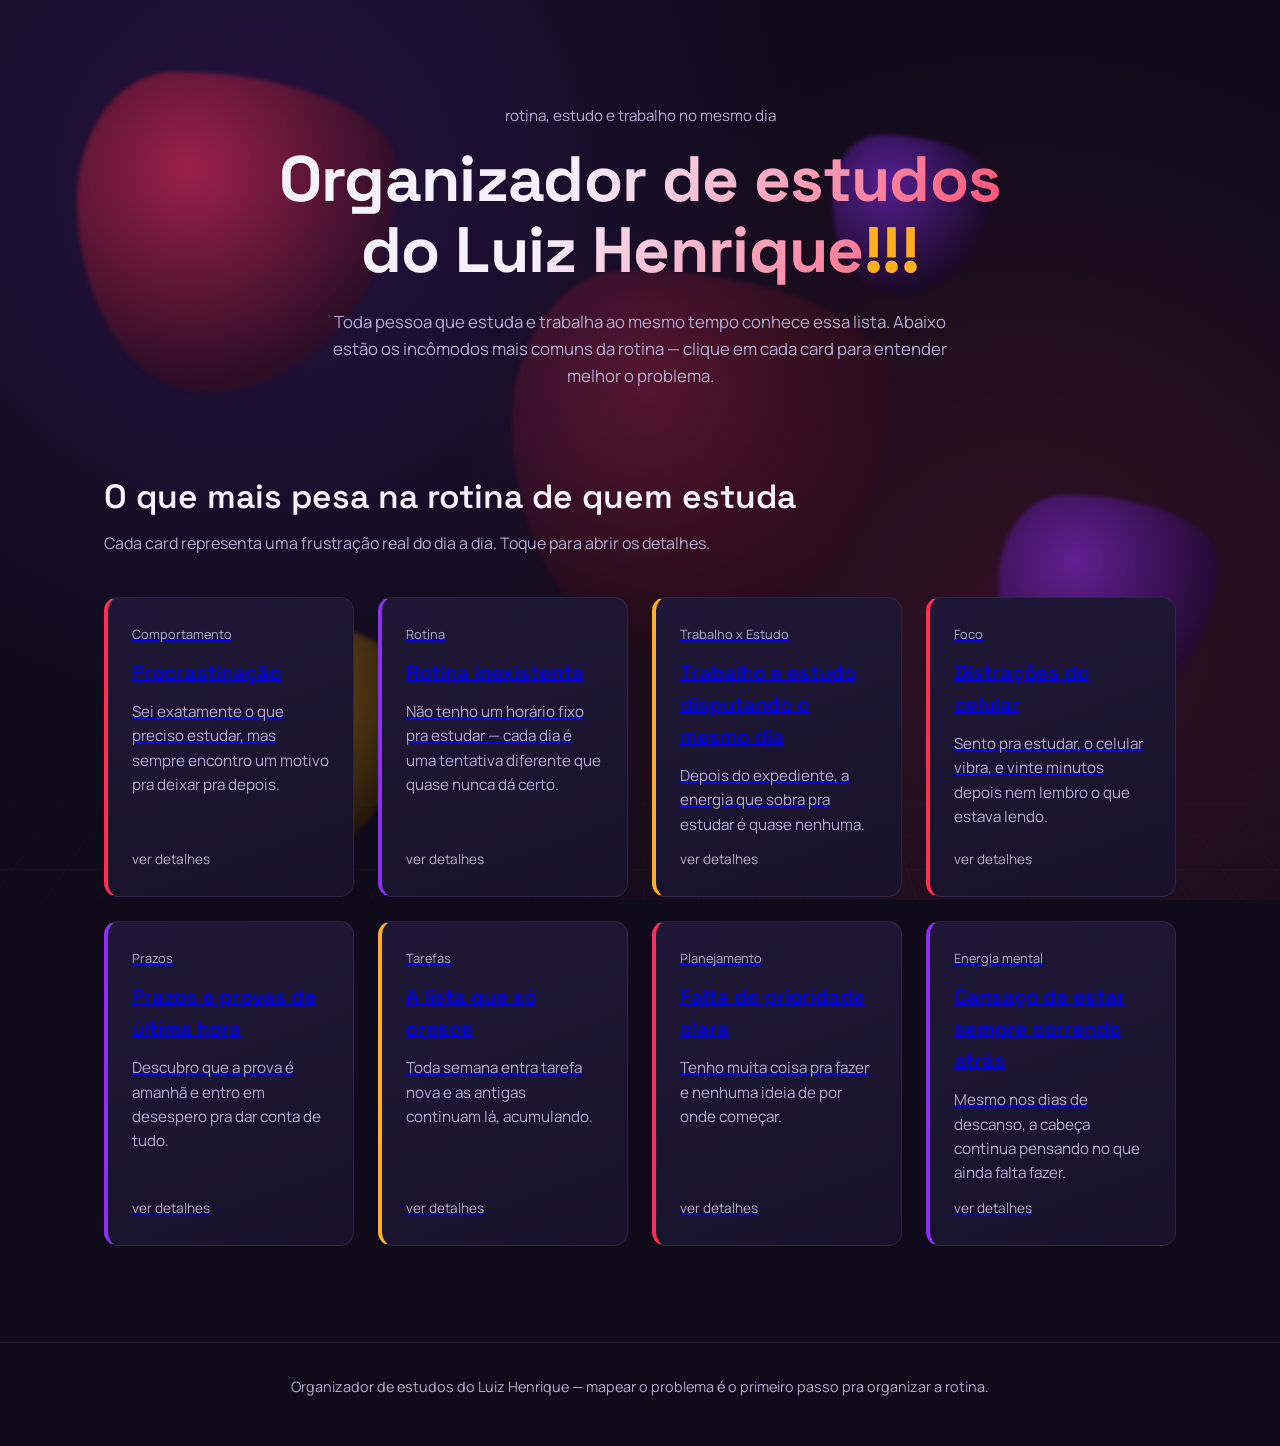
<file: index.html>
<!DOCTYPE html>
<html lang="pt-BR">
<head>
<meta charset="UTF-8">
<meta name="viewport" content="width=device-width, initial-scale=1.0">
<title>Organizador de estudos do Luiz Henrique!!!</title>
<link rel="stylesheet" href="style.css">
</head>
<body>

  <!-- Fundo tridimensional animado -->
  <div class="bg-scene" aria-hidden="true">
    <div class="shape shape-1"></div>
    <div class="shape shape-2"></div>
    <div class="shape shape-3"></div>
    <div class="shape shape-4"></div>
    <div class="shape shape-5"></div>
    <div class="shape shape-6"></div>
    <div class="grid-floor"></div>
  </div>

  <header class="hero">
    <p class="hero-eyebrow">rotina, estudo e trabalho no mesmo dia</p>
    <h1 class="hero-title">Organizador de estudos<br>do Luiz Henrique<span class="bang">!!!</span></h1>
    <p class="hero-sub">Toda pessoa que estuda e trabalha ao mesmo tempo conhece essa lista. Abaixo estão os incômodos mais comuns da rotina — clique em cada card para entender melhor o problema.</p>
  </header>

  <main class="content">
    <section class="section-heading">
      <h2>O que mais pesa na rotina de quem estuda</h2>
      <p>Cada card representa uma frustração real do dia a dia. Toque para abrir os detalhes.</p>
    </section>

    <div class="card-grid">

      <!-- Card 1 -->
      <a href="procrastinacao.html" class="card card-crimson">
        <span class="card-tag">Comportamento</span>
        <h3>Procrastinação</h3>
        <p>Sei exatamente o que preciso estudar, mas sempre encontro um motivo pra deixar pra depois.</p>
        <span class="card-open">ver detalhes</span>
      </a>

      <!-- Card 2 -->
      <a href="rotina.html" class="card card-violet">
        <span class="card-tag">Rotina</span>
        <h3>Rotina inexistente</h3>
        <p>Não tenho um horário fixo pra estudar — cada dia é uma tentativa diferente que quase nunca dá certo.</p>
        <span class="card-open">ver detalhes</span>
      </a>

      <!-- Card 3 -->
      <a href="trabalho-estudo.html" class="card card-amber">
        <span class="card-tag">Trabalho x Estudo</span>
        <h3>Trabalho e estudo disputando o mesmo dia</h3>
        <p>Depois do expediente, a energia que sobra pra estudar é quase nenhuma.</p>
        <span class="card-open">ver detalhes</span>
      </a>

      <!-- Card 4 -->
      <a href="distracoes.html" class="card card-crimson">
        <span class="card-tag">Foco</span>
        <h3>Distrações do celular</h3>
        <p>Sento pra estudar, o celular vibra, e vinte minutos depois nem lembro o que estava lendo.</p>
        <span class="card-open">ver detalhes</span>
      </a>

      <!-- Card 5 -->
      <a href="prazos.html" class="card card-violet">
        <span class="card-tag">Prazos</span>
        <h3>Prazos e provas de última hora</h3>
        <p>Descubro que a prova é amanhã e entro em desespero pra dar conta de tudo.</p>
        <span class="card-open">ver detalhes</span>
      </a>

      <!-- Card 6 -->
      <a href="tarefas.html" class="card card-amber">
        <span class="card-tag">Tarefas</span>
        <h3>A lista que só cresce</h3>
        <p>Toda semana entra tarefa nova e as antigas continuam lá, acumulando.</p>
        <span class="card-open">ver detalhes</span>
      </a>

      <!-- Card 7 -->
      <a href="prioridade.html" class="card card-crimson">
        <span class="card-tag">Planejamento</span>
        <h3>Falta de prioridade clara</h3>
        <p>Tenho muita coisa pra fazer e nenhuma ideia de por onde começar.</p>
        <span class="card-open">ver detalhes</span>
      </a>

      <!-- Card 8 -->
      <a href="cansaco.html" class="card card-violet">
        <span class="card-tag">Energia mental</span>
        <h3>Cansaço de estar sempre correndo atrás</h3>
        <p>Mesmo nos dias de descanso, a cabeça continua pensando no que ainda falta fazer.</p>
        <span class="card-open">ver detalhes</span>
      </a>

    </div>
  </main>

  <footer class="footer">
    <p>Organizador de estudos do Luiz Henrique — mapear o problema é o primeiro passo pra organizar a rotina.</p>
  </footer>

</body>
</html>
</file>
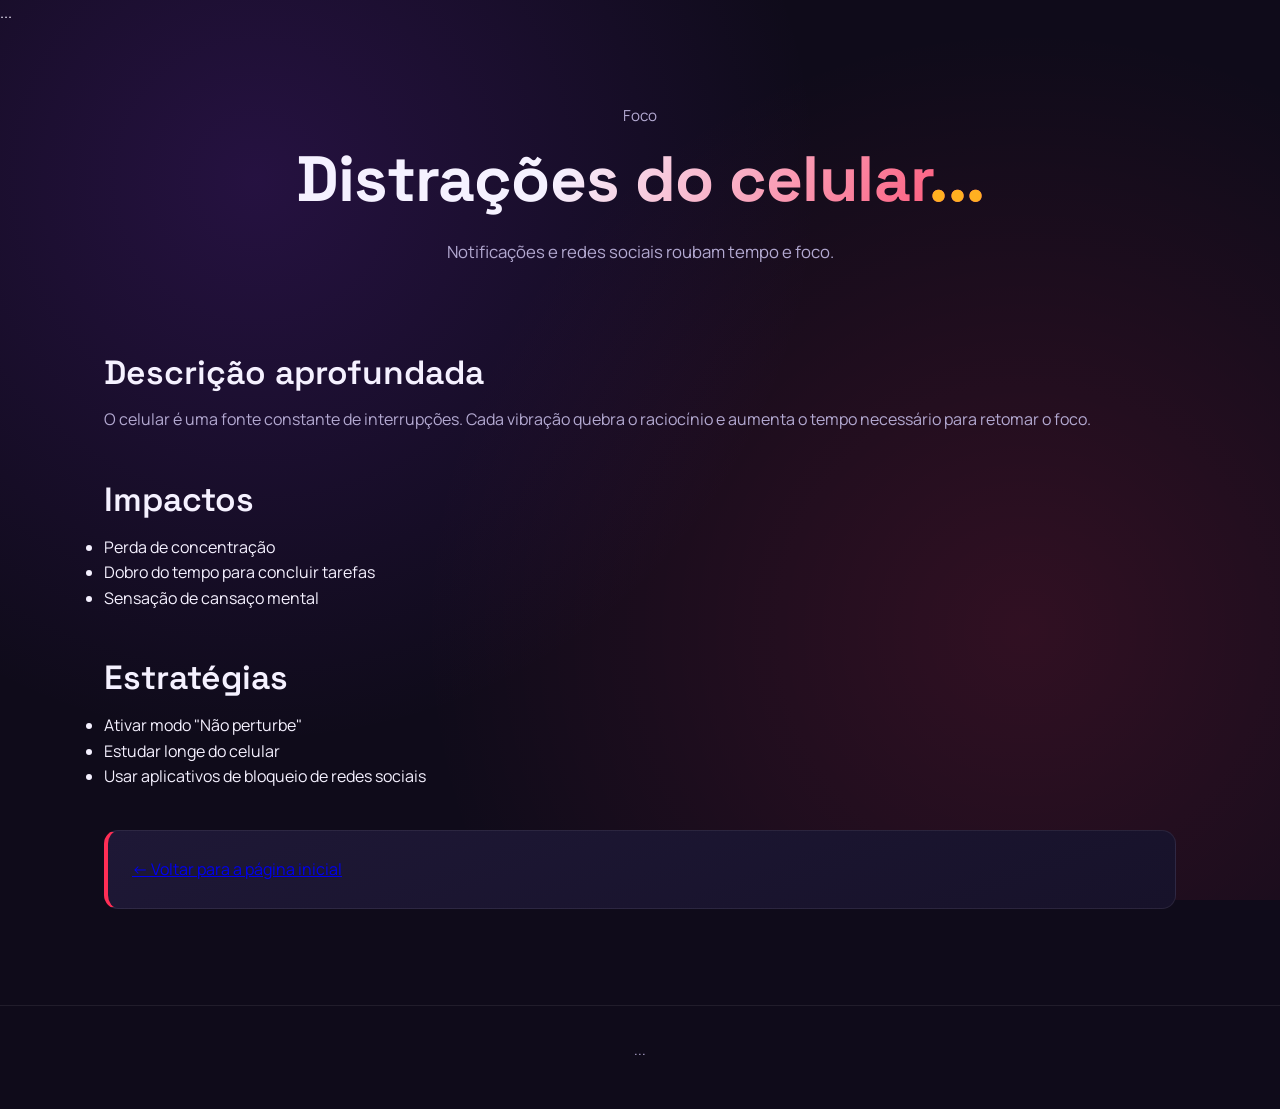
<file: distracoes.html>
<!DOCTYPE html>
<html lang="pt-BR">
<head>
  <meta charset="UTF-8">
  <meta name="viewport" content="width=device-width, initial-scale=1.0">
  <title>Distrações do Celular - Organizador de Estudos</title>
  <link rel="stylesheet" href="style.css">
</head>
<body>
  <div class="bg-scene" aria-hidden="true">...</div>

  <header class="hero">
    <p class="hero-eyebrow">Foco</p>
    <h1 class="hero-title">Distrações do celular<span class="bang">...</span></h1>
    <p class="hero-sub">Notificações e redes sociais roubam tempo e foco.</p>
  </header>

  <main class="content">
    <section class="section-heading">
      <h2>Descrição aprofundada</h2>
      <p>O celular é uma fonte constante de interrupções. Cada vibração quebra o raciocínio e aumenta o tempo necessário para retomar o foco.</p>
    </section>

    <section class="section-heading">
      <h2>Impactos</h2>
      <ul>
        <li>Perda de concentração</li>
        <li>Dobro do tempo para concluir tarefas</li>
        <li>Sensação de cansaço mental</li>
      </ul>
    </section>

    <section class="section-heading">
      <h2>Estratégias</h2>
      <ul>
        <li>Ativar modo "Não perturbe"</li>
        <li>Estudar longe do celular</li>
        <li>Usar aplicativos de bloqueio de redes sociais</li>
      </ul>
    </section>

    <a href="index.html" class="card card-crimson">← Voltar para a página inicial</a>
  </main>

  <footer class="footer">...</footer>
</body>
</html>
</file>
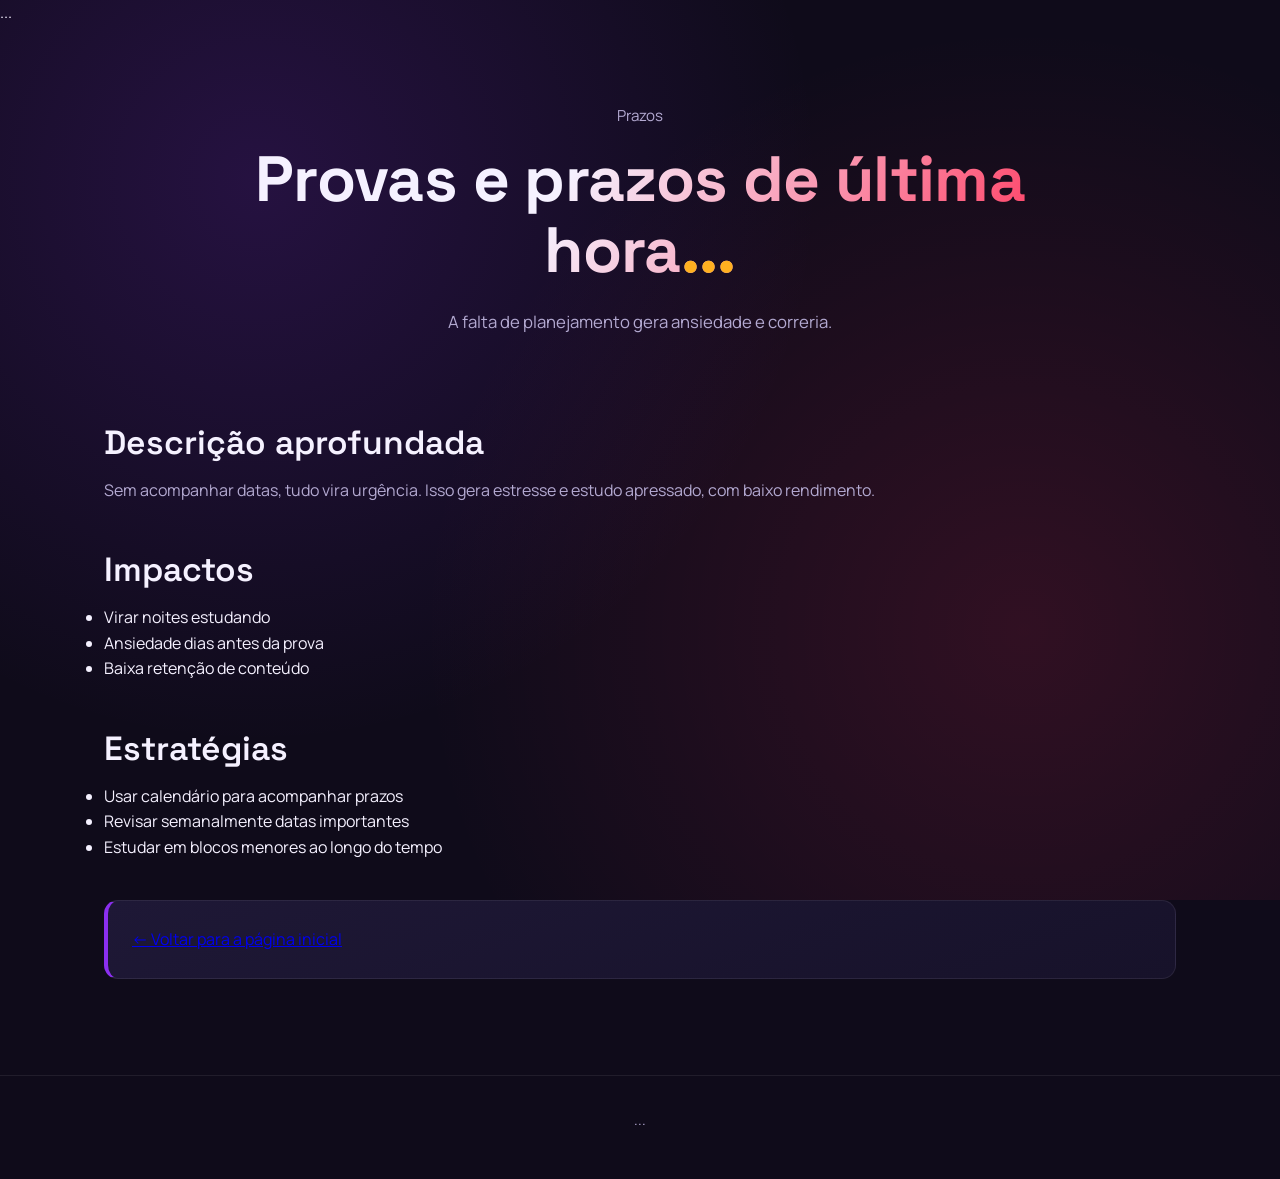
<file: prazos.html>
<!DOCTYPE html>
<html lang="pt-BR">
<head>
  <meta charset="UTF-8">
  <meta name="viewport" content="width=device-width, initial-scale=1.0">
  <title>Prazos e Provas - Organizador de Estudos</title>
  <link rel="stylesheet" href="style.css">
</head>
<body>
  <div class="bg-scene" aria-hidden="true">...</div>

  <header class="hero">
    <p class="hero-eyebrow">Prazos</p>
    <h1 class="hero-title">Provas e prazos de última hora<span class="bang">...</span></h1>
    <p class="hero-sub">A falta de planejamento gera ansiedade e correria.</p>
  </header>

  <main class="content">
    <section class="section-heading">
      <h2>Descrição aprofundada</h2>
      <p>Sem acompanhar datas, tudo vira urgência. Isso gera estresse e estudo apressado, com baixo rendimento.</p>
    </section>

    <section class="section-heading">
      <h2>Impactos</h2>
      <ul>
        <li>Virar noites estudando</li>
        <li>Ansiedade dias antes da prova</li>
        <li>Baixa retenção de conteúdo</li>
      </ul>
    </section>

    <section class="section-heading">
      <h2>Estratégias</h2>
      <ul>
        <li>Usar calendário para acompanhar prazos</li>
        <li>Revisar semanalmente datas importantes</li>
        <li>Estudar em blocos menores ao longo do tempo</li>
      </ul>
    </section>

    <a href="index.html" class="card card-violet">← Voltar para a página inicial</a>
  </main>

  <footer class="footer">...</footer>
</body>
</html>
</file>
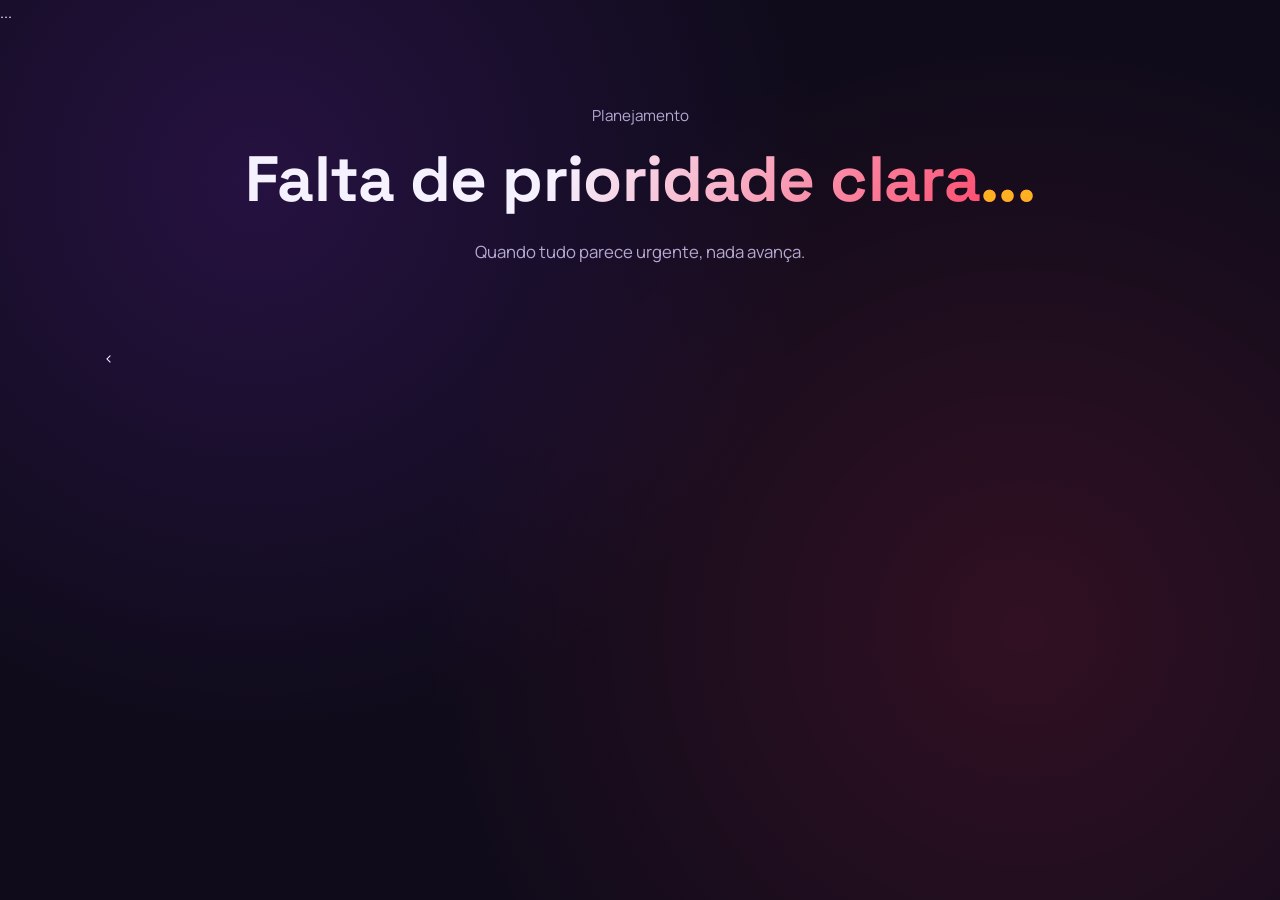
<file: prioridade.html>
<!DOCTYPE html>
<html lang="pt-BR">
<head>
  <meta charset="UTF-8">
  <meta name="viewport" content="width=device-width, initial-scale=1.0">
  <title>Falta de Prioridade - Organizador de Estudos</title>
  <link rel="stylesheet" href="style.css">
</head>
<body>
  <div class="bg-scene" aria-hidden="true">...</div>

  <header class="hero">
    <p class="hero-eyebrow">Planejamento</p>
    <h1 class="hero-title">Falta de prioridade clara<span class="bang">...</span></h1>
    <p class="hero-sub">Quando tudo parece urgente, nada avança.</p>
  </header>

  <main class="content">
    <
</file>
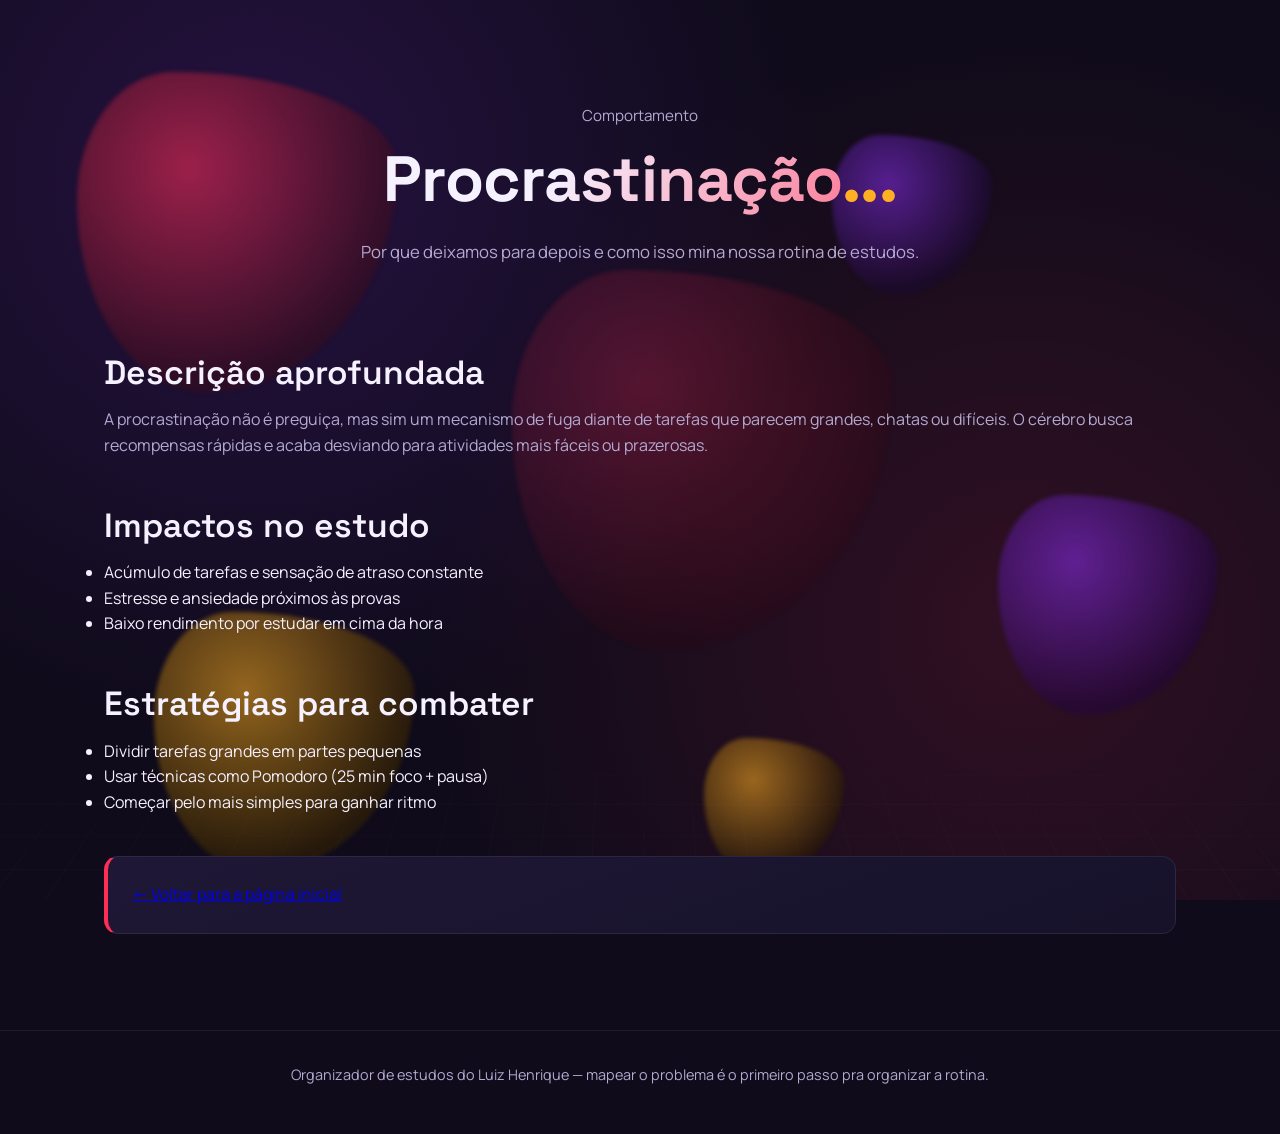
<file: procrastinacao.html>
<!DOCTYPE html>
<html lang="pt-BR">
<head>
  <meta charset="UTF-8">
  <meta name="viewport" content="width=device-width, initial-scale=1.0">
  <title>Procrastinação - Organizador de Estudos</title>
  <link rel="stylesheet" href="style.css">
</head>
<body>
  <div class="bg-scene" aria-hidden="true">
    <div class="shape shape-1"></div><div class="shape shape-2"></div><div class="shape shape-3"></div>
    <div class="shape shape-4"></div><div class="shape shape-5"></div><div class="shape shape-6"></div>
    <div class="grid-floor"></div>
  </div>

  <header class="hero">
    <p class="hero-eyebrow">Comportamento</p>
    <h1 class="hero-title">Procrastinação<span class="bang">...</span></h1>
    <p class="hero-sub">Por que deixamos para depois e como isso mina nossa rotina de estudos.</p>
  </header>

  <main class="content">
    <section class="section-heading">
      <h2>Descrição aprofundada</h2>
      <p>A procrastinação não é preguiça, mas sim um mecanismo de fuga diante de tarefas que parecem grandes, chatas ou difíceis. O cérebro busca recompensas rápidas e acaba desviando para atividades mais fáceis ou prazerosas.</p>
    </section>

    <section class="section-heading">
      <h2>Impactos no estudo</h2>
      <ul>
        <li>Acúmulo de tarefas e sensação de atraso constante</li>
        <li>Estresse e ansiedade próximos às provas</li>
        <li>Baixo rendimento por estudar em cima da hora</li>
      </ul>
    </section>

    <section class="section-heading">
      <h2>Estratégias para combater</h2>
      <ul>
        <li>Dividir tarefas grandes em partes pequenas</li>
        <li>Usar técnicas como Pomodoro (25 min foco + pausa)</li>
        <li>Começar pelo mais simples para ganhar ritmo</li>
      </ul>
    </section>

    <a href="index.html" class="card card-crimson">← Voltar para a página inicial</a>
  </main>

  <footer class="footer">
    <p>Organizador de estudos do Luiz Henrique — mapear o problema é o primeiro passo pra organizar a rotina.</p>
  </footer>
</body>
</html>
</file>
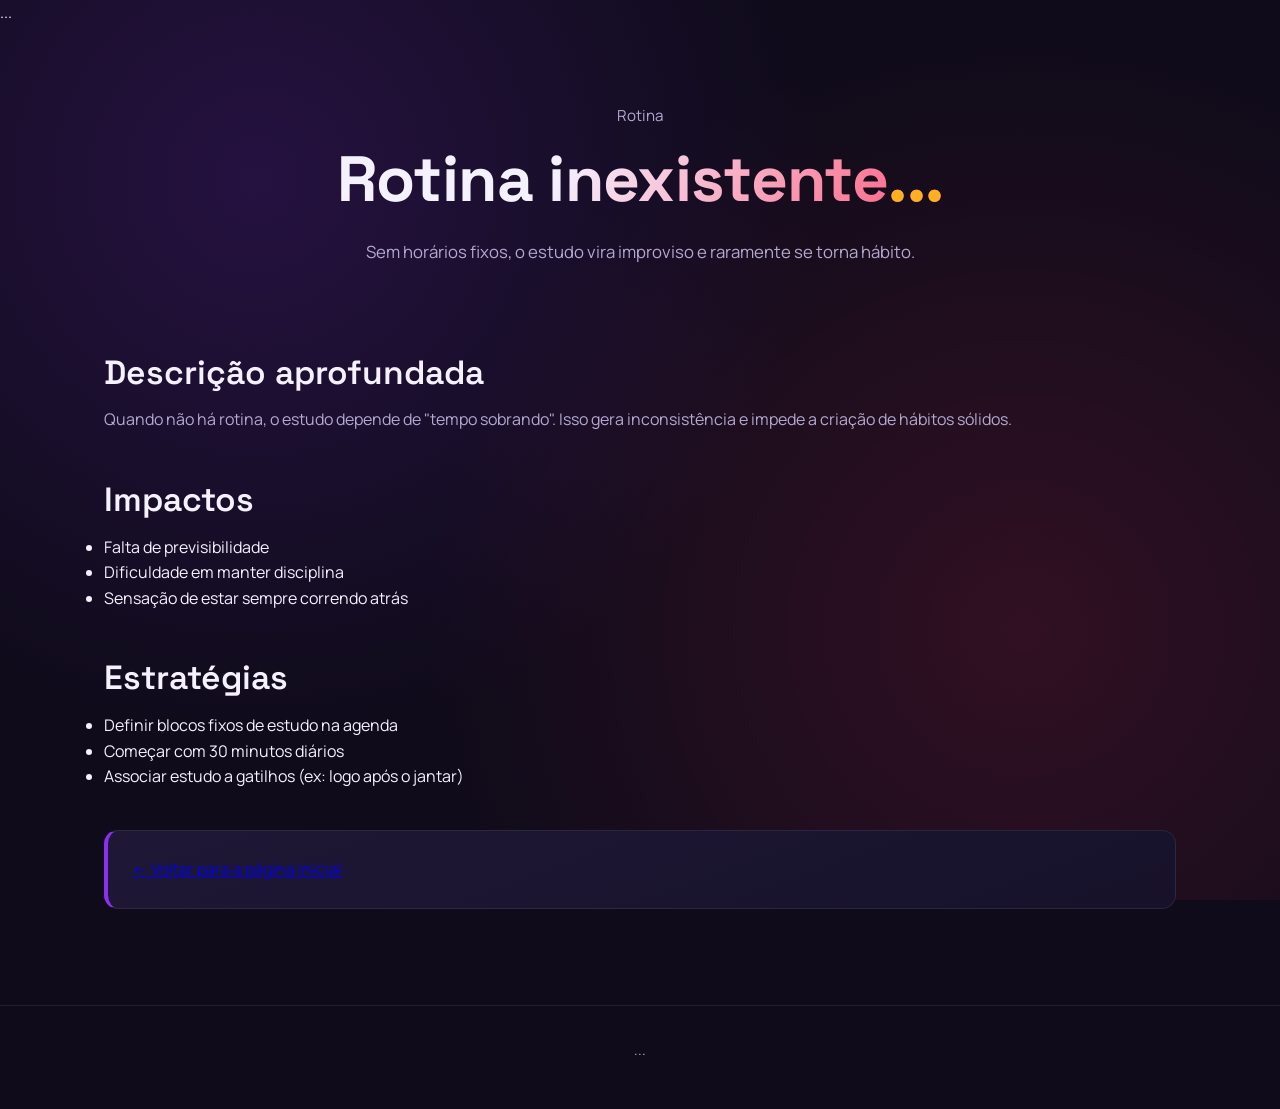
<file: rotina.html>
<!DOCTYPE html>
<html lang="pt-BR">
<head>
  <meta charset="UTF-8">
  <meta name="viewport" content="width=device-width, initial-scale=1.0">
  <title>Rotina inexistente - Organizador de Estudos</title>
  <link rel="stylesheet" href="style.css">
</head>
<body>
  <div class="bg-scene" aria-hidden="true">...</div>

  <header class="hero">
    <p class="hero-eyebrow">Rotina</p>
    <h1 class="hero-title">Rotina inexistente<span class="bang">...</span></h1>
    <p class="hero-sub">Sem horários fixos, o estudo vira improviso e raramente se torna hábito.</p>
  </header>

  <main class="content">
    <section class="section-heading">
      <h2>Descrição aprofundada</h2>
      <p>Quando não há rotina, o estudo depende de "tempo sobrando". Isso gera inconsistência e impede a criação de hábitos sólidos.</p>
    </section>

    <section class="section-heading">
      <h2>Impactos</h2>
      <ul>
        <li>Falta de previsibilidade</li>
        <li>Dificuldade em manter disciplina</li>
        <li>Sensação de estar sempre correndo atrás</li>
      </ul>
    </section>

    <section class="section-heading">
      <h2>Estratégias</h2>
      <ul>
        <li>Definir blocos fixos de estudo na agenda</li>
        <li>Começar com 30 minutos diários</li>
        <li>Associar estudo a gatilhos (ex: logo após o jantar)</li>
      </ul>
    </section>

    <a href="index.html" class="card card-violet">← Voltar para a página inicial</a>
  </main>

  <footer class="footer">...</footer>
</body>
</html>
</file>
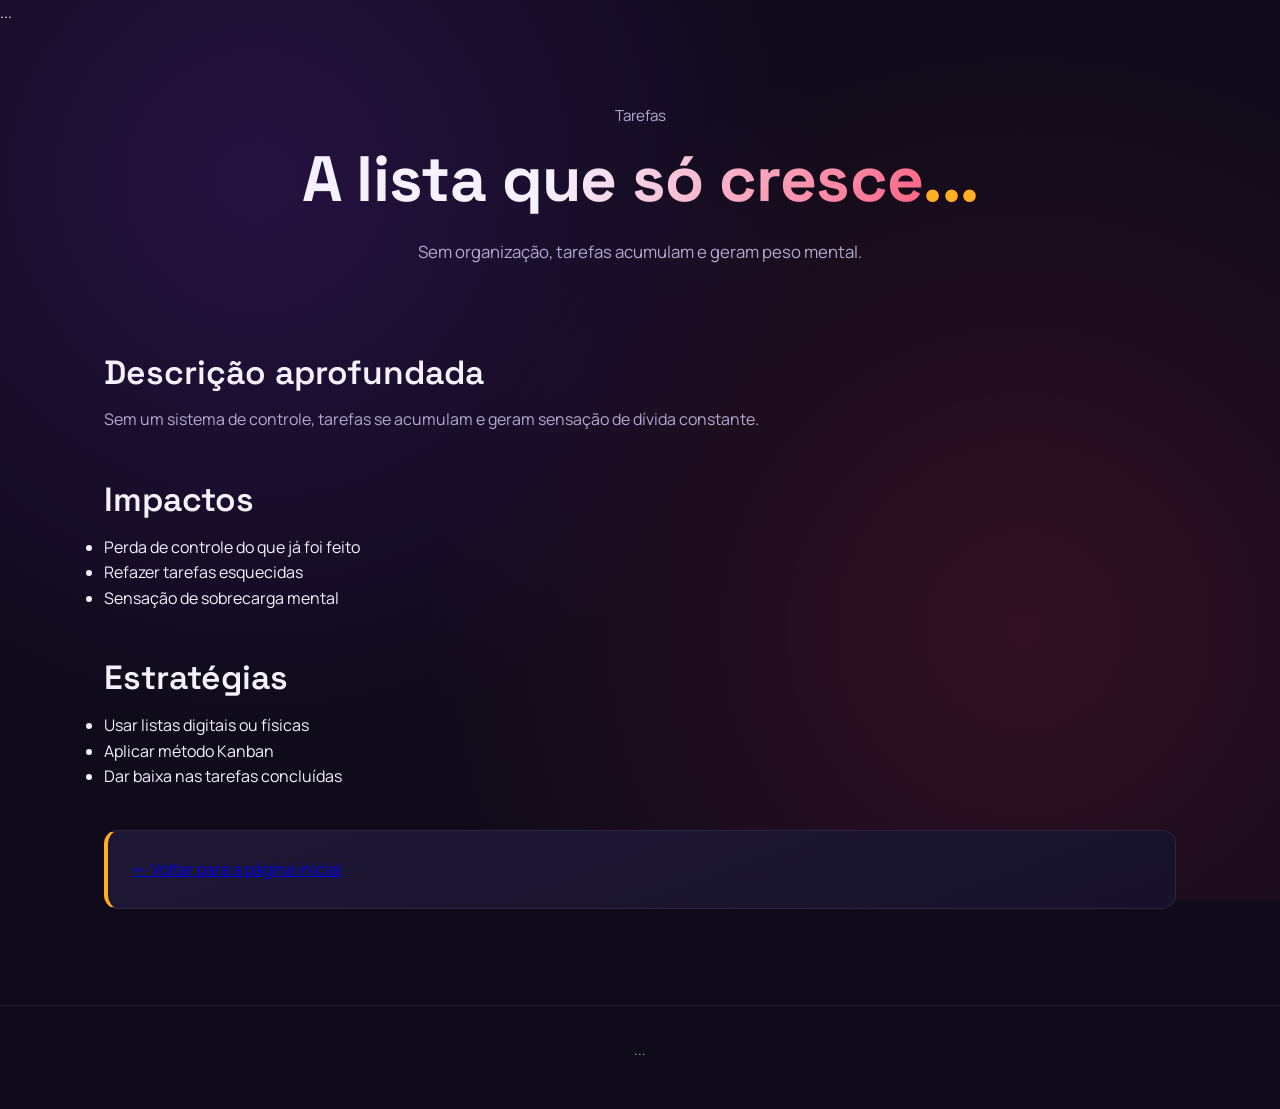
<file: tarefas.html>
<!DOCTYPE html>
<html lang="pt-BR">
<head>
  <meta charset="UTF-8">
  <meta name="viewport" content="width=device-width, initial-scale=1.0">
  <title>A lista que só cresce - Organizador de Estudos</title>
  <link rel="stylesheet" href="style.css">
</head>
<body>
  <div class="bg-scene" aria-hidden="true">...</div>

  <header class="hero">
    <p class="hero-eyebrow">Tarefas</p>
    <h1 class="hero-title">A lista que só cresce<span class="bang">...</span></h1>
    <p class="hero-sub">Sem organização, tarefas acumulam e geram peso mental.</p>
  </header>

  <main class="content">
    <section class="section-heading">
      <h2>Descrição aprofundada</h2>
      <p>Sem um sistema de controle, tarefas se acumulam e geram sensação de dívida constante.</p>
    </section>

    <section class="section-heading">
      <h2>Impactos</h2>
      <ul>
        <li>Perda de controle do que já foi feito</li>
        <li>Refazer tarefas esquecidas</li>
        <li>Sensação de sobrecarga mental</li>
      </ul>
    </section>

    <section class="section-heading">
      <h2>Estratégias</h2>
      <ul>
        <li>Usar listas digitais ou físicas</li>
        <li>Aplicar método Kanban</li>
        <li>Dar baixa nas tarefas concluídas</li>
      </ul>
    </section>

    <a href="index.html" class="card card-amber">← Voltar para a página inicial</a>
  </main>

  <footer class="footer">...</footer>
</body>
</html>
</file>
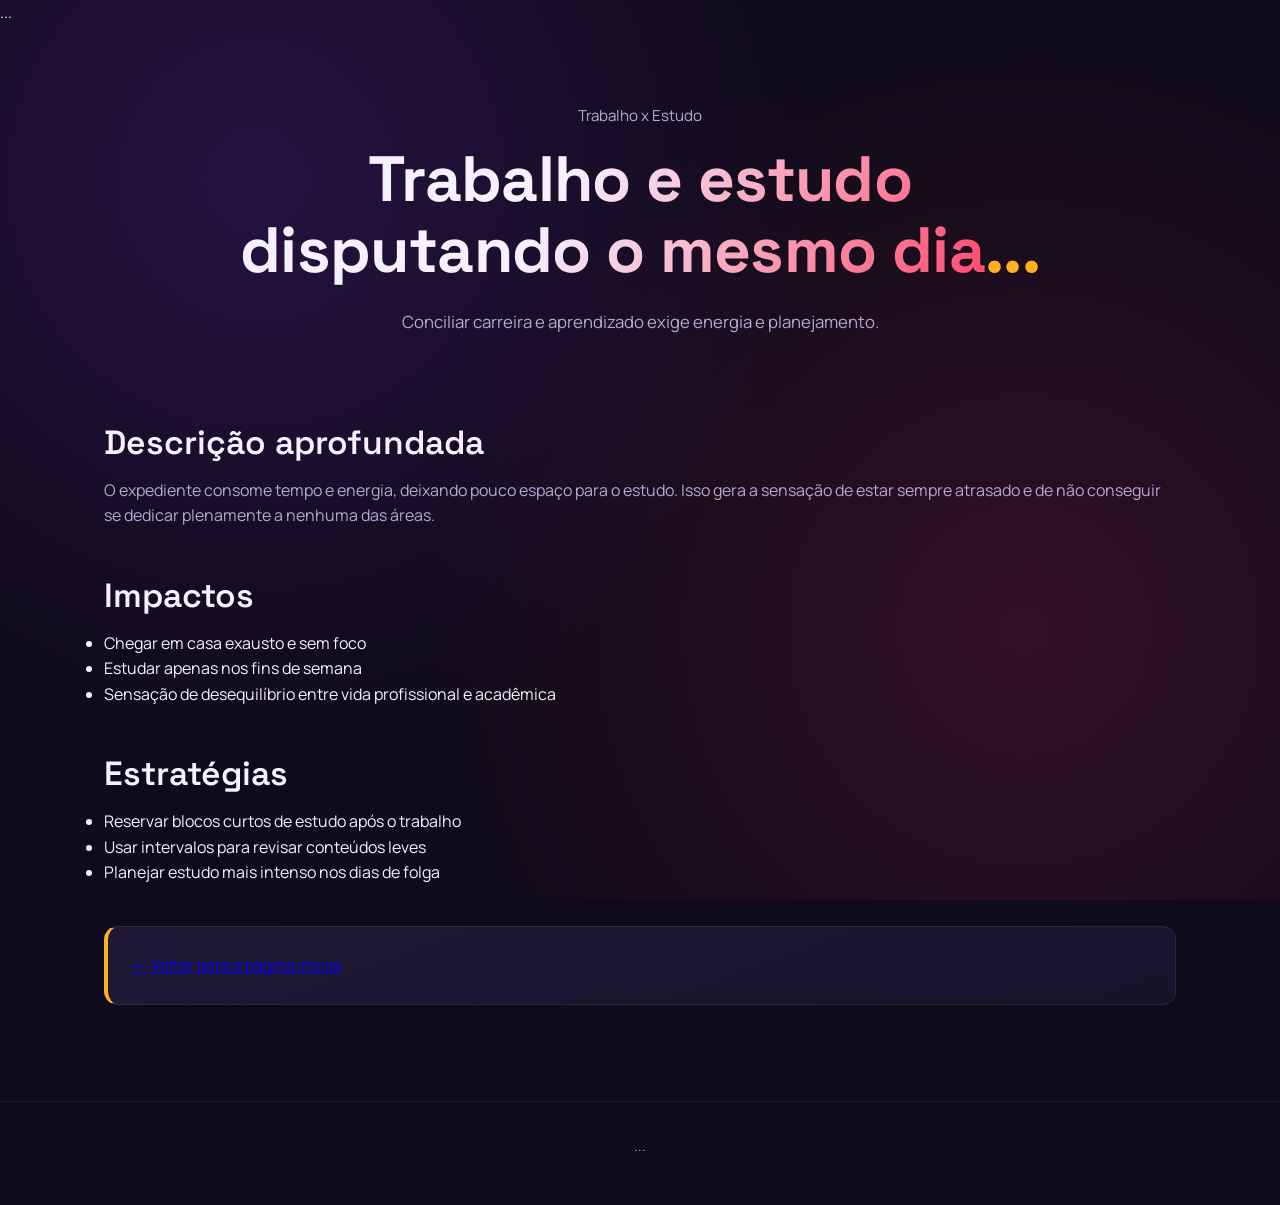
<file: trabalho-estudo.html>
<!DOCTYPE html>
<html lang="pt-BR">
<head>
  <meta charset="UTF-8">
  <meta name="viewport" content="width=device-width, initial-scale=1.0">
  <title>Trabalho e Estudo - Organizador de Estudos</title>
  <link rel="stylesheet" href="style.css">
</head>
<body>
  <div class="bg-scene" aria-hidden="true">...</div>

  <header class="hero">
    <p class="hero-eyebrow">Trabalho x Estudo</p>
    <h1 class="hero-title">Trabalho e estudo disputando o mesmo dia<span class="bang">...</span></h1>
    <p class="hero-sub">Conciliar carreira e aprendizado exige energia e planejamento.</p>
  </header>

  <main class="content">
    <section class="section-heading">
      <h2>Descrição aprofundada</h2>
      <p>O expediente consome tempo e energia, deixando pouco espaço para o estudo. Isso gera a sensação de estar sempre atrasado e de não conseguir se dedicar plenamente a nenhuma das áreas.</p>
    </section>

    <section class="section-heading">
      <h2>Impactos</h2>
      <ul>
        <li>Chegar em casa exausto e sem foco</li>
        <li>Estudar apenas nos fins de semana</li>
        <li>Sensação de desequilíbrio entre vida profissional e acadêmica</li>
      </ul>
    </section>

    <section class="section-heading">
      <h2>Estratégias</h2>
      <ul>
        <li>Reservar blocos curtos de estudo após o trabalho</li>
        <li>Usar intervalos para revisar conteúdos leves</li>
        <li>Planejar estudo mais intenso nos dias de folga</li>
      </ul>
    </section>

    <a href="index.html" class="card card-amber">← Voltar para a página inicial</a>
  </main>

  <footer class="footer">...</footer>
</body>
</html>
</file>
<file: style.css>
@import url('https://fonts.googleapis.com/css2?family=Space+Grotesk:wght@500;600;700&family=Manrope:wght@400;500;600;700&display=swap');

:root {
  --bg-base: #0f0b1a;
  --bg-surface: #17122a;
  --bg-surface-2: #1e1836;
  --accent-crimson: #ff2e55;
  --accent-violet: #8b2ff0;
  --accent-amber: #ffb020;
  --text-primary: #f5f1ff;
  --text-muted: #b3a9d1;
  --border-soft: rgba(245, 241, 255, 0.08);
  --font-display: 'Space Grotesk', sans-serif;
  --font-body: 'Manrope', sans-serif;
}

* {
  box-sizing: border-box;
  margin: 0;
  padding: 0;
}

html {
  scroll-behavior: smooth;
}

body {
  background: var(--bg-base);
  color: var(--text-primary);
  font-family: var(--font-body);
  line-height: 1.6;
  overflow-x: hidden;
  position: relative;
  min-height: 100vh;
}

@media (prefers-reduced-motion: reduce) {
  *, *::before, *::after {
    animation-duration: 0.001ms !important;
    animation-iteration-count: 1 !important;
    transition-duration: 0.001ms !important;
  }
}

/* ---------- Fundo tridimensional animado ---------- */

.bg-scene {
  position: fixed;
  inset: 0;
  z-index: -1;
  overflow: hidden;
  perspective: 1200px;
  background:
    radial-gradient(circle at 20% 20%, rgba(139, 47, 240, 0.18), transparent 45%),
    radial-gradient(circle at 80% 70%, rgba(255, 46, 85, 0.14), transparent 50%),
    var(--bg-base);
}

.shape {
  position: absolute;
  border-radius: 30% 70% 60% 40% / 40% 30% 70% 60%;
  filter: blur(2px);
  opacity: 0.55;
  transform-style: preserve-3d;
  will-change: transform;
}

.shape-1 {
  width: 320px;
  height: 320px;
  top: 8%;
  left: 6%;
  background: radial-gradient(circle at 35% 30%, var(--accent-crimson), #3a0d1c 70%);
  animation: float-a 22s ease-in-out infinite;
}

.shape-2 {
  width: 220px;
  height: 220px;
  top: 55%;
  left: 78%;
  background: radial-gradient(circle at 35% 30%, var(--accent-violet), #24063f 70%);
  animation: float-b 26s ease-in-out infinite;
}

.shape-3 {
  width: 260px;
  height: 260px;
  top: 68%;
  left: 12%;
  background: radial-gradient(circle at 35% 30%, var(--accent-amber), #3a2600 70%);
  animation: float-c 30s ease-in-out infinite;
}

.shape-4 {
  width: 160px;
  height: 160px;
  top: 15%;
  left: 65%;
  background: radial-gradient(circle at 35% 30%, var(--accent-violet), #1a0a30 70%);
  animation: float-a 18s ease-in-out infinite reverse;
}

.shape-5 {
  width: 380px;
  height: 380px;
  top: 30%;
  left: 40%;
  background: radial-gradient(circle at 35% 30%, var(--accent-crimson), #2a0410 75%);
  opacity: 0.25;
  animation: float-b 34s ease-in-out infinite;
}

.shape-6 {
  width: 140px;
  height: 140px;
  top: 82%;
  left: 55%;
  background: radial-gradient(circle at 35% 30%, var(--accent-amber), #2b1c00 70%);
  animation: float-c 20s ease-in-out infinite reverse;
}

@keyframes float-a {
  0%   { transform: translate3d(0, 0, 0) rotate3d(1, 1, 0, 0deg); }
  33%  { transform: translate3d(40px, -60px, 80px) rotate3d(1, 1, 0, 40deg); }
  66%  { transform: translate3d(-30px, 40px, -40px) rotate3d(1, 0, 1, -30deg); }
  100% { transform: translate3d(0, 0, 0) rotate3d(1, 1, 0, 0deg); }
}

@keyframes float-b {
  0%   { transform: translate3d(0, 0, 0) rotate3d(0, 1, 1, 0deg); }
  50%  { transform: translate3d(-60px, 50px, 100px) rotate3d(0, 1, 1, 60deg); }
  100% { transform: translate3d(0, 0, 0) rotate3d(0, 1, 1, 0deg); }
}

@keyframes float-c {
  0%   { transform: translate3d(0, 0, 0) rotate3d(1, 0, 1, 0deg) scale(1); }
  50%  { transform: translate3d(50px, -40px, -80px) rotate3d(1, 0, 1, -45deg) scale(1.1); }
  100% { transform: translate3d(0, 0, 0) rotate3d(1, 0, 1, 0deg) scale(1); }
}

.grid-floor {
  position: absolute;
  left: -20%;
  right: -20%;
  bottom: -10%;
  height: 60%;
  background-image:
    linear-gradient(rgba(245, 241, 255, 0.06) 1px, transparent 1px),
    linear-gradient(90deg, rgba(245, 241, 255, 0.06) 1px, transparent 1px);
  background-size: 60px 60px;
  transform: rotateX(70deg);
  transform-origin: bottom;
  mask-image: linear-gradient(to top, rgba(0,0,0,0.6), transparent 80%);
}

/* ---------- Hero ---------- */

.hero {
  position: relative;
  max-width: 900px;
  margin: 0 auto;
  padding: 6.5rem 1.5rem 4rem;
  text-align: center;
}

.hero-eyebrow {
  font-family: var(--font-body);
  font-size: 0.95rem;
  color: var(--text-muted);
  margin-bottom: 1rem;
}

.hero-title {
  font-family: var(--font-display);
  font-weight: 700;
  font-size: clamp(2.2rem, 6vw, 4rem);
  line-height: 1.1;
  letter-spacing: -0.01em;
  background: linear-gradient(120deg, var(--text-primary) 40%, var(--accent-crimson));
  -webkit-background-clip: text;
  background-clip: text;
  color: transparent;
}

.bang {
  color: var(--accent-amber);
  -webkit-text-fill-color: var(--accent-amber);
}

.hero-sub {
  margin-top: 1.5rem;
  font-size: 1.05rem;
  color: var(--text-muted);
  max-width: 620px;
  margin-left: auto;
  margin-right: auto;
}

/* ---------- Conteúdo ---------- */

.content {
  position: relative;
  max-width: 1120px;
  margin: 0 auto;
  padding: 1rem 1.5rem 6rem;
}

.section-heading {
  margin-bottom: 2.5rem;
  text-align: left;
}

.section-heading h2 {
  font-family: var(--font-display);
  font-size: clamp(1.5rem, 3vw, 2.1rem);
  font-weight: 600;
  margin-bottom: 0.5rem;
}

.section-heading p {
  color: var(--text-muted);
}

.card-grid {
  display: grid;
  grid-template-columns: repeat(auto-fit, minmax(250px, 1fr));
  gap: 1.5rem;
}

/* ---------- Cards ---------- */

.card {
  display: flex;
  flex-direction: column;
  gap: 0.75rem;
  background: linear-gradient(160deg, var(--bg-surface-2), var(--bg-surface));
  border: 1px solid var(--border-soft);
  border-left: 4px solid var(--accent-crimson);
  border-radius: 14px;
  padding: 1.6rem 1.5rem;
  cursor: pointer;
  transition: transform 0.25s ease, box-shadow 0.25s ease, border-color 0.25s ease;
}

.card:hover {
  transform: translateY(-6px);
  box-shadow: 0 18px 40px rgba(0, 0, 0, 0.45);
}

.card-crimson { border-left-color: var(--accent-crimson); }
.card-violet  { border-left-color: var(--accent-violet); }
.card-amber   { border-left-color: var(--accent-amber); }

.card-crimson:hover { box-shadow: 0 18px 40px rgba(255, 46, 85, 0.22); }
.card-violet:hover  { box-shadow: 0 18px 40px rgba(139, 47, 240, 0.22); }
.card-amber:hover   { box-shadow: 0 18px 40px rgba(255, 176, 32, 0.22); }

.card-tag {
  font-family: var(--font-body);
  font-size: 0.8rem;
  color: var(--text-muted);
}

.card h3 {
  font-family: var(--font-display);
  font-size: 1.25rem;
  font-weight: 600;
}

.card p {
  color: var(--text-muted);
  font-size: 0.95rem;
  flex-grow: 1;
}

.card-open {
  font-size: 0.85rem;
  color: var(--text-primary);
  opacity: 0.7;
}

/* ---------- Modal ---------- */

.modal-toggle {
  display: none;
}

.modal-overlay {
  position: fixed;
  inset: 0;
  z-index: 50;
  display: flex;
  align-items: center;
  justify-content: center;
  padding: 1.5rem;
  background: rgba(6, 4, 12, 0.78);
  backdrop-filter: blur(6px);
  opacity: 0;
  pointer-events: none;
  transition: opacity 0.25s ease;
}

.modal-toggle:checked ~ .modal-overlay {
  opacity: 1;
  pointer-events: auto;
}

.modal {
  position: relative;
  width: 100%;
  max-width: 520px;
  max-height: 85vh;
  overflow-y: auto;
  background: linear-gradient(160deg, var(--bg-surface-2), var(--bg-base));
  border: 1px solid var(--border-soft);
  border-radius: 18px;
  padding: 2.2rem 2rem;
  box-shadow: 0 30px 80px rgba(0, 0, 0, 0.55);
  transform: translateY(20px) scale(0.97);
  transition: transform 0.25s ease;
}

.modal-toggle:checked ~ .modal-overlay .modal {
  transform: translateY(0) scale(1);
}

.modal-close {
  position: absolute;
  top: 1rem;
  right: 1.2rem;
  font-size: 1.6rem;
  line-height: 1;
  color: var(--text-muted);
  cursor: pointer;
  transition: color 0.2s ease;
}

.modal-close:hover {
  color: var(--text-primary);
}

.modal-tag {
  display: inline-block;
  font-size: 0.8rem;
  color: var(--accent-amber);
  margin-bottom: 0.6rem;
}

.modal h3 {
  font-family: var(--font-display);
  font-size: 1.5rem;
  margin-bottom: 1rem;
}

.modal p {
  color: var(--text-muted);
  margin-bottom: 1rem;
}

.modal-label {
  color: var(--text-primary) !important;
  font-weight: 600;
  margin-bottom: 0.6rem !important;
}

.modal ul {
  list-style: none;
  display: flex;
  flex-direction: column;
  gap: 0.6rem;
}

.modal ul li {
  position: relative;
  padding-left: 1.2rem;
  color: var(--text-muted);
  font-size: 0.95rem;
}

.modal ul li::before {
  content: '';
  position: absolute;
  left: 0;
  top: 0.5em;
  width: 6px;
  height: 6px;
  border-radius: 50%;
  background: var(--accent-crimson);
}

/* ---------- Footer ---------- */

.footer {
  position: relative;
  text-align: center;
  padding: 2rem 1.5rem 3rem;
  color: var(--text-muted);
  font-size: 0.9rem;
  border-top: 1px solid var(--border-soft);
}

/* ---------- Responsivo ---------- */

@media (max-width: 600px) {
  .hero {
    padding: 4.5rem 1.25rem 3rem;
  }

  .content {
    padding: 0.5rem 1.25rem 4rem;
  }

  .modal {
    padding: 1.8rem 1.4rem;
  }
}

/* ---------- Foco acessível ---------- */

a:focus-visible,
label:focus-visible,
.modal-close:focus-visible {
  outline: 2px solid var(--accent-amber);
  outline-offset: 2px;
}
</file>
